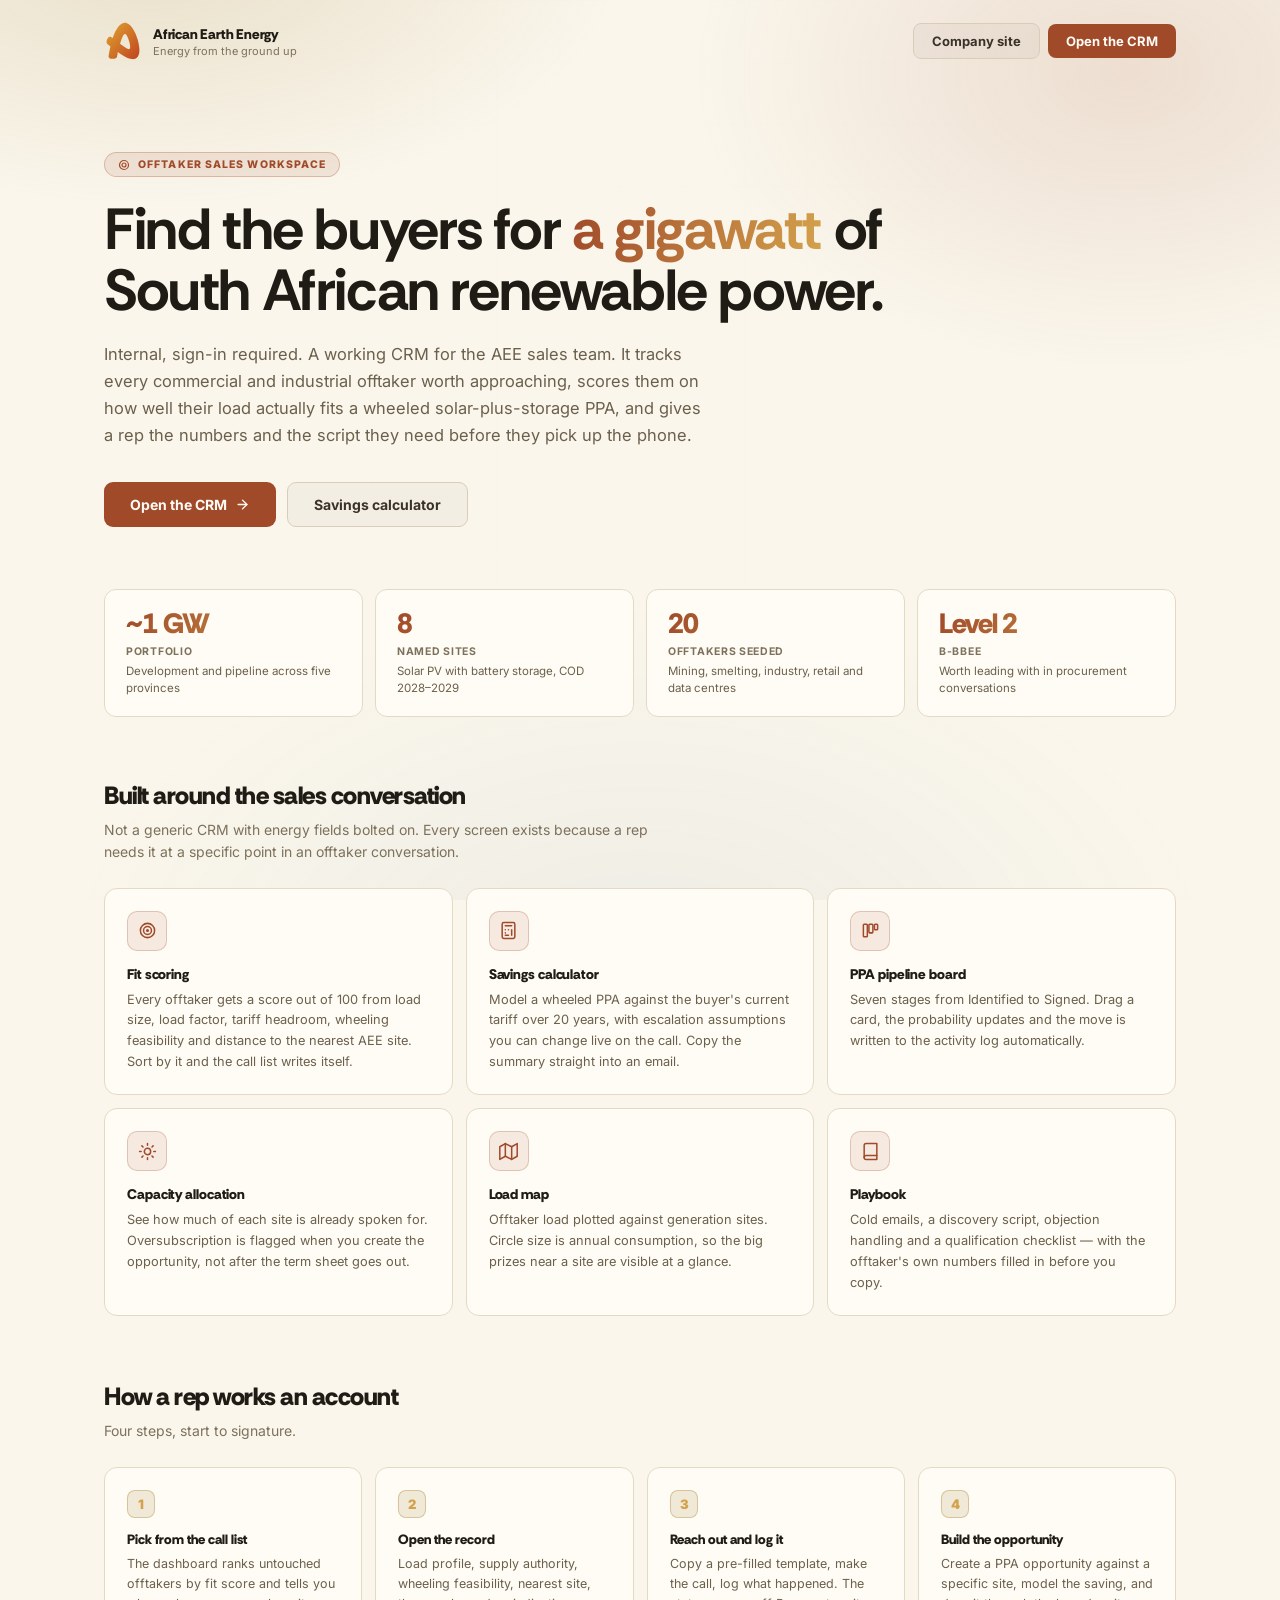
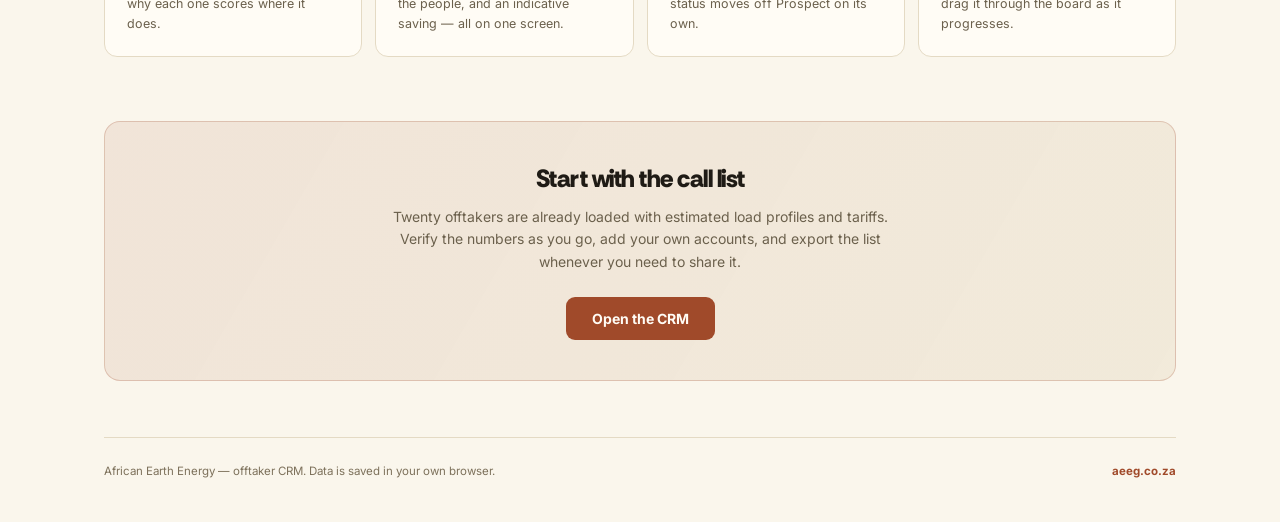
<file: landing.html>
<!DOCTYPE html>
<html lang="en">
<head>
<meta charset="UTF-8">
<!-- The site lives on workers.dev; a github.io copy moves there at once, same page. -->
<script>if (/\.github\.io$/.test(location.hostname)) location.replace('https://african-earth-energy-crm.dinov.workers.dev' + location.pathname.replace(/^\/african-earth-energy-crm/, '') + location.search + location.hash);</script>
<meta name="viewport" content="width=device-width, initial-scale=1.0">
<title>African Earth Energy — Offtaker CRM</title>
<meta name="description" content="Sales workspace for the African Earth Energy offtaker pipeline.">
<link rel="preconnect" href="https://fonts.googleapis.com">
<link rel="preconnect" href="https://fonts.gstatic.com" crossorigin>
<link href="https://fonts.googleapis.com/css2?family=Inter:wght@400;500;600;700;800&family=Rethink+Sans:wght@500;600;700;800&display=swap" rel="stylesheet">
<style>
*,*::before,*::after{box-sizing:border-box;margin:0;padding:0}
:root{
  /* surfaces and ink */
  --bg:#FAF6EC; --bg2:#F3ECDA; --bg3:#F1E9D3;
  --card:#FFFCF5; --card2:#FFFCF5; --surface:#F7F0DE;
  --fg:#1F1B15; --text:#3A3226; --text2:#1F1B15;
  --muted:#7D715B; --muted2:#6B604C;
  --border:#E4DAC4; --border2:#D8CDB6;
  /* brand */
  --earth:#1F1410; --on-earth:#EDE3CD;
  --laterite:#A04A2A; --voltage:#D4A24C; --highveld:#9E8A3C; --grass:#B89968;
  --mark:linear-gradient(135deg,#E0A530,#C04420);
  --accent:var(--laterite); --accent2:var(--voltage); --primary:var(--laterite);
  --on-accent:#FFFCF5;
  /* status hues, used as text colour; fills are tinted mixes of the same token */
  --c-green:#6F7A2E; --c-amber:#946A12; --c-red:#B3361F; --c-blue:#3F6F82;
  --c-purple:#7A5390; --c-pink:#A8466A; --c-teal:#3F7D6E; --c-slate:#6B604C;
  --success:var(--c-green); --warn:var(--c-amber); --danger:var(--c-red); --info:var(--c-blue);
  --solar:var(--voltage); --wind:var(--c-blue); --bess:var(--c-purple);
  --f-display:"Rethink Sans",system-ui,-apple-system,"Segoe UI",sans-serif;
  --f-body:"Inter",system-ui,-apple-system,"Segoe UI",sans-serif;
  --sw:242px; --card-radius:10px;
  color-scheme:light;
}
@media (prefers-color-scheme: dark){:root:not([data-theme="light"]){
  --bg:#17100C; --bg2:#120C09; --bg3:#2B2019;
  --card:#201712; --card2:#261C16; --surface:#2B2019;
  --fg:#EDE3CD; --text:#D8CDB6; --text2:#EDE3CD;
  --muted:#8C7E64; --muted2:#B5A68A;
  --border:#33271E; --border2:#443428;
  --earth:#0E0907; --on-earth:#EDE3CD;
  --laterite:#D26C45; --voltage:#E2B45E; --highveld:#B9A458; --grass:#C9AC7C;
  --on-accent:#1F1410;
  --c-green:#B9C066; --c-amber:#E2B45E; --c-red:#EE8670; --c-blue:#86B6C8;
  --c-purple:#BE9AD0; --c-pink:#E3949F; --c-teal:#86C4B0; --c-slate:#B5A68A;
  color-scheme:dark}}
:root[data-theme="dark"]{
  --bg:#17100C; --bg2:#120C09; --bg3:#2B2019;
  --card:#201712; --card2:#261C16; --surface:#2B2019;
  --fg:#EDE3CD; --text:#D8CDB6; --text2:#EDE3CD;
  --muted:#8C7E64; --muted2:#B5A68A;
  --border:#33271E; --border2:#443428;
  --earth:#0E0907; --on-earth:#EDE3CD;
  --laterite:#D26C45; --voltage:#E2B45E; --highveld:#B9A458; --grass:#C9AC7C;
  --on-accent:#1F1410;
  --c-green:#B9C066; --c-amber:#E2B45E; --c-red:#EE8670; --c-blue:#86B6C8;
  --c-purple:#BE9AD0; --c-pink:#E3949F; --c-teal:#86C4B0; --c-slate:#B5A68A;
  color-scheme:dark}
h1,h2,h3,h4,.metric-v{font-family:var(--f-display)}
body{font-family:var(--f-body);background:var(--bg);color:var(--text);
  -webkit-font-smoothing:antialiased;overflow-x:hidden;min-height:100vh}
a{text-decoration:none;color:inherit}

/* atmospheric wash — solar gold over earth green */
body::before{content:'';position:fixed;inset:0;pointer-events:none;z-index:0;
  background:
    radial-gradient(760px 420px at 12% -6%, color-mix(in srgb,var(--c-amber) 16%,transparent), transparent 62%),
    radial-gradient(700px 480px at 88% 8%, color-mix(in srgb,var(--accent) 14%,transparent), transparent 62%),
    radial-gradient(900px 600px at 50% 110%, color-mix(in srgb,var(--c-blue) 7%,transparent), transparent 65%);}
body::after{content:'';position:fixed;inset:0;pointer-events:none;z-index:0;opacity:.35;
  background-image:linear-gradient(color-mix(in srgb,var(--fg) 2%,transparent) 1px,transparent 1px),
                   linear-gradient(90deg,color-mix(in srgb,var(--fg) 2%,transparent) 1px,transparent 1px);
  background-size:62px 62px;
  mask-image:radial-gradient(circle at 50% 30%, #000 0%, transparent 78%);}

.wrap{position:relative;z-index:1;max-width:1120px;margin:0 auto;padding:0 24px}

header{padding:22px 0;display:flex;align-items:center;justify-content:space-between;gap:16px}
.brand{display:flex;align-items:center;gap:11px}
.brand-mark{width:38px;height:38px;display:flex;align-items:center;justify-content:center}
.brand h1{font-size:14px;font-weight:800;color:var(--text2);letter-spacing:-.2px}
.brand p{font-size:11px;color:var(--muted);margin-top:1px}
.hlinks{display:flex;gap:8px;align-items:center}

.btn{padding:9px 18px;border-radius:8px;border:none;cursor:pointer;font-size:13px;font-weight:700;
  display:inline-flex;align-items:center;gap:8px;transition:all .18s;font-family:inherit}
.btn-primary{background:var(--accent);color:var(--on-accent)}
.btn-primary:hover{background:color-mix(in srgb,var(--accent) 86%,#000);transform:translateY(-1px);box-shadow:0 8px 24px color-mix(in srgb,var(--accent) 24%,transparent)}
.btn-outline{background:color-mix(in srgb,var(--fg) 3%,transparent);border:1px solid var(--border2);color:var(--text)}
.btn-outline:hover{border-color:color-mix(in srgb,var(--fg) 26%,transparent);color:var(--text2)}
.btn-lg{padding:13px 26px;font-size:14px;border-radius:9px}

.hero{padding:70px 0 54px;max-width:820px}
.eyebrow{display:inline-flex;align-items:center;gap:8px;font-size:10.5px;font-weight:800;letter-spacing:1.1px;
  text-transform:uppercase;color:var(--accent);background:color-mix(in srgb,var(--accent) 10%,transparent);border:1px solid color-mix(in srgb,var(--accent) 28%,transparent);
  padding:5px 13px;border-radius:99px;margin-bottom:22px}
.hero h2{font-size:clamp(34px,5.4vw,58px);font-weight:700;line-height:1.05;letter-spacing:-1.4px;color:var(--text2)}
.hero h2 em{font-style:normal;background:linear-gradient(100deg,var(--accent),var(--accent2));
  -webkit-background-clip:text;background-clip:text;color:transparent}
.hero p{font-size:16.5px;line-height:1.65;color:var(--muted2);margin-top:20px;max-width:60ch}
.hero-cta{display:flex;gap:11px;margin-top:32px;flex-wrap:wrap}

.metrics{display:grid;grid-template-columns:repeat(auto-fit,minmax(168px,1fr));gap:12px;margin:8px 0 62px}
.metric{background:var(--card);border:1px solid var(--border);border-radius:12px;padding:19px 21px;backdrop-filter:blur(8px)}
.metric-v{font-size:28px;font-weight:900;color:var(--text2);line-height:1.1;letter-spacing:-.8px;
  background:linear-gradient(120deg,var(--accent),var(--accent2));-webkit-background-clip:text;background-clip:text;color:transparent}
.metric-l{font-size:10.5px;color:var(--muted);font-weight:700;letter-spacing:.7px;text-transform:uppercase;margin-top:6px}
.metric-s{font-size:11.5px;color:var(--muted2);margin-top:5px;line-height:1.45}

.section-head{margin-bottom:24px}
.section-head h3{font-size:25px;font-weight:800;color:var(--text2);letter-spacing:-.5px}
.section-head p{font-size:14px;color:var(--muted);margin-top:7px;max-width:62ch;line-height:1.6}

.features{display:grid;grid-template-columns:repeat(auto-fit,minmax(272px,1fr));gap:13px;margin-bottom:64px}
.feature{background:var(--card);border:1px solid var(--border);border-radius:13px;padding:22px;
  backdrop-filter:blur(8px);transition:all .22s;position:relative;overflow:hidden}
.feature::after{content:'';position:absolute;top:0;left:0;right:0;height:2px;
  background:linear-gradient(90deg,var(--accent),transparent);opacity:0;transition:opacity .22s}
.feature:hover{border-color:var(--border2);transform:translateY(-3px)}
.feature:hover::after{opacity:1}
.feature-ic{width:40px;height:40px;border-radius:10px;display:flex;align-items:center;justify-content:center;
  background:color-mix(in srgb,var(--accent) 10%,transparent);border:1px solid color-mix(in srgb,var(--accent) 24%,transparent);color:var(--accent);margin-bottom:14px}
.feature h4{font-size:14px;font-weight:800;color:var(--text2);margin-bottom:7px;letter-spacing:-.1px}
.feature p{font-size:12.8px;color:var(--muted2);line-height:1.62}

.steps{display:grid;grid-template-columns:repeat(auto-fit,minmax(230px,1fr));gap:13px;margin-bottom:64px}
.step{background:var(--card);border:1px solid var(--border);border-radius:13px;padding:22px;backdrop-filter:blur(8px)}
.step-n{width:28px;height:28px;border-radius:8px;background:color-mix(in srgb,var(--c-amber) 13%,transparent);border:1px solid color-mix(in srgb,var(--c-amber) 30%,transparent);
  color:var(--accent2);font-weight:900;font-size:13px;display:flex;align-items:center;justify-content:center;margin-bottom:13px}
.step h4{font-size:13.5px;font-weight:800;color:var(--text2);margin-bottom:6px}
.step p{font-size:12.5px;color:var(--muted2);line-height:1.6}

.cta-band{background:linear-gradient(120deg,color-mix(in srgb,var(--accent) 10%,transparent),color-mix(in srgb,var(--c-amber) 8%,transparent));
  border:1px solid color-mix(in srgb,var(--accent) 24%,transparent);border-radius:16px;padding:40px;text-align:center;margin-bottom:56px}
.cta-band h3{font-size:25px;font-weight:900;color:var(--text2);letter-spacing:-.5px}
.cta-band p{font-size:14px;color:var(--muted2);margin:11px auto 24px;max-width:56ch;line-height:1.6}

footer{border-top:1px solid var(--border);padding:26px 0 44px;display:flex;align-items:center;
  justify-content:space-between;gap:16px;flex-wrap:wrap;font-size:11.5px;color:var(--muted)}

@media(max-width:640px){
  .hero{padding:46px 0 36px}
  .cta-band{padding:30px 20px}
  header{flex-wrap:wrap}
}
</style>
</head>
<body>
<svg width="0" height="0" style="position:absolute" aria-hidden="true" focusable="false"><defs><linearGradient id="aeeg-mk" x1="0" y1="0" x2="1" y2="1"><stop offset="0" stop-color="#E0A530"/><stop offset="1" stop-color="#C04420"/></linearGradient><symbol id="aeeg-mark" viewBox="0 0 44 44"><path d="M40.31,25.98c-.35-1.9-.79-3.78-1.33-5.63-1.34-4.65-3.17-9.2-5.95-13.2-1.16-1.67-2.57-3.32-4.25-4.49-1.43-1-3.31-1.84-5.09-1.69-5.76.5-10.19,8.92-12.23,13.68-.53,1.23-1.02,2.63-1.49,3.89-1.07-.84-1.7-1.74-3.28-1.58-.75.07-1.52.6-1.95,1.22-1.02,1.45-1.92,3.35-1.73,5.17.18,1.67,1.25,2.38,2.4,3.39l2.02,1.76c-.67,2.68-1.19,5.42-1.68,8.14-.16.88-.46,2.08-.47,2.94,0,.57.13,1.14.43,1.64.39.65,1,1.13,1.74,1.31.67.16,4.14.15,4.89.01.46-.08.9-.25,1.29-.49.8-.49,1.37-1.29,1.57-2.21.04-.17.07-.35.09-.52.21-1.53.48-3.04.73-4.56.2.14.41.28.61.43,4.23,3,10.06,6.86,15.25,7.72.97.16,2.02.24,3,.07,1.73-.3,3.19-1.36,4.19-2.78.82-1.16,1.36-2.53,1.64-3.92.6-2.97.12-7.26-.4-10.27ZM30.04,30.75c-.17.31-.43.52-.77.61-1.02.28-2.43-.52-3.3-1.01-1.73-1.03-3.4-2.15-5.01-3.35-.77-.57-1.64-1.19-2.37-1.8.66-2.24,1.41-4.46,2.26-6.64.48-1.2,1.01-2.47,1.7-3.57.37-.59.77-1.04,1.46-1.2.31-.02.57.03.85.18,1.82,1,3.89,7.04,4.49,9.08.5,1.72,1.5,6.24.69,7.69Z"/></symbol></defs></svg>

<div class="wrap">

  <header>
    <div class="brand">
      <div class="brand-mark"><svg viewBox="0 0 44 44" width="38" height="38" aria-hidden="true"><use href="#aeeg-mark" fill="url(#aeeg-mk)"/></svg></div>
      <div><h1>African Earth Energy</h1><p>Energy from the ground up</p></div>
    </div>
    <div class="hlinks">
      <a class="btn btn-outline" href="https://www.aeeg.co.za/en" target="_blank" rel="noopener">Company site</a>
      <a class="btn btn-outline" id="signout-link" href="#" onclick="event.preventDefault();doSignOut()" style="display:none">Sign out</a>
      <a class="btn btn-primary" href="index.html?signin" data-crm>Open the CRM</a>
    </div>
  </header>

  <section class="hero">
    <div class="eyebrow">
      <svg xmlns="http://www.w3.org/2000/svg" viewBox="0 0 24 24" width="12" height="12" fill="none" stroke="currentColor" stroke-width="2.4" stroke-linecap="round"><circle cx="12" cy="12" r="9"/><circle cx="12" cy="12" r="4"/></svg>
      Offtaker sales workspace
    </div>
    <h2>Find the buyers for <em>a gigawatt</em> of South African renewable power.</h2>
    <p>
      Internal, sign-in required. A working CRM for the AEE sales team. It tracks every commercial and industrial
      offtaker worth approaching, scores them on how well their load actually fits a
      wheeled solar-plus-storage PPA, and gives a rep the numbers and the script they
      need before they pick up the phone.
    </p>
    <div class="hero-cta">
      <a class="btn btn-primary btn-lg" href="index.html?signin" data-crm>
        Open the CRM
        <svg xmlns="http://www.w3.org/2000/svg" viewBox="0 0 24 24" width="15" height="15" fill="none" stroke="currentColor" stroke-width="2.2" stroke-linecap="round" stroke-linejoin="round"><line x1="5" y1="12" x2="19" y2="12"/><polyline points="12 5 19 12 12 19"/></svg>
      </a>
      <a class="btn btn-outline btn-lg" href="index.html?view=calculator&amp;signin">Savings calculator</a>
    </div>
  </section>

  <div class="metrics">
    <div class="metric"><div class="metric-v">~1 GW</div><div class="metric-l">Portfolio</div>
      <div class="metric-s">Development and pipeline across five provinces</div></div>
    <div class="metric"><div class="metric-v">8</div><div class="metric-l">Named sites</div>
      <div class="metric-s">Solar PV with battery storage, COD 2028–2029</div></div>
    <div class="metric"><div class="metric-v">20</div><div class="metric-l">Offtakers seeded</div>
      <div class="metric-s">Mining, smelting, industry, retail and data centres</div></div>
    <div class="metric"><div class="metric-v">Level 2</div><div class="metric-l">B-BBEE</div>
      <div class="metric-s">Worth leading with in procurement conversations</div></div>
  </div>

  <div class="section-head">
    <h3>Built around the sales conversation</h3>
    <p>Not a generic CRM with energy fields bolted on. Every screen exists because a rep needs it at a specific point in an offtaker conversation.</p>
  </div>

  <div class="features">
    <div class="feature">
      <div class="feature-ic"><svg xmlns="http://www.w3.org/2000/svg" viewBox="0 0 24 24" width="19" height="19" fill="none" stroke="currentColor" stroke-width="1.9" stroke-linecap="round" stroke-linejoin="round"><circle cx="12" cy="12" r="9"/><circle cx="12" cy="12" r="5"/><circle cx="12" cy="12" r="1"/></svg></div>
      <h4>Fit scoring</h4>
      <p>Every offtaker gets a score out of 100 from load size, load factor, tariff headroom, wheeling feasibility and distance to the nearest AEE site. Sort by it and the call list writes itself.</p>
    </div>
    <div class="feature">
      <div class="feature-ic"><svg xmlns="http://www.w3.org/2000/svg" viewBox="0 0 24 24" width="19" height="19" fill="none" stroke="currentColor" stroke-width="1.9" stroke-linecap="round" stroke-linejoin="round"><rect x="4" y="2" width="16" height="20" rx="2"/><line x1="8" y1="6" x2="16" y2="6"/><line x1="8" y1="11" x2="8" y2="11"/><line x1="12" y1="11" x2="12" y2="11"/><line x1="16" y1="11" x2="16" y2="18"/><line x1="8" y1="15" x2="8" y2="15"/><line x1="8" y1="18" x2="12" y2="18"/></svg></div>
      <h4>Savings calculator</h4>
      <p>Model a wheeled PPA against the buyer's current tariff over 20 years, with escalation assumptions you can change live on the call. Copy the summary straight into an email.</p>
    </div>
    <div class="feature">
      <div class="feature-ic"><svg xmlns="http://www.w3.org/2000/svg" viewBox="0 0 24 24" width="19" height="19" fill="none" stroke="currentColor" stroke-width="1.9" stroke-linecap="round" stroke-linejoin="round"><rect x="3" y="4" width="5" height="16" rx="1"/><rect x="10" y="4" width="5" height="11" rx="1"/><rect x="17" y="4" width="4" height="7" rx="1"/></svg></div>
      <h4>PPA pipeline board</h4>
      <p>Seven stages from Identified to Signed. Drag a card, the probability updates and the move is written to the activity log automatically.</p>
    </div>
    <div class="feature">
      <div class="feature-ic"><svg xmlns="http://www.w3.org/2000/svg" viewBox="0 0 24 24" width="19" height="19" fill="none" stroke="currentColor" stroke-width="1.9" stroke-linecap="round" stroke-linejoin="round"><circle cx="12" cy="12" r="4"/><path d="M12 2v2M12 20v2M4.93 4.93l1.41 1.41M17.66 17.66l1.41 1.41M2 12h2M20 12h2M6.34 17.66l-1.41 1.41M19.07 4.93l-1.41 1.41"/></svg></div>
      <h4>Capacity allocation</h4>
      <p>See how much of each site is already spoken for. Oversubscription is flagged when you create the opportunity, not after the term sheet goes out.</p>
    </div>
    <div class="feature">
      <div class="feature-ic"><svg xmlns="http://www.w3.org/2000/svg" viewBox="0 0 24 24" width="19" height="19" fill="none" stroke="currentColor" stroke-width="1.9" stroke-linecap="round" stroke-linejoin="round"><polygon points="1 6 1 22 8 18 16 22 23 18 23 2 16 6 8 2 1 6"/><line x1="8" y1="2" x2="8" y2="18"/><line x1="16" y1="6" x2="16" y2="22"/></svg></div>
      <h4>Load map</h4>
      <p>Offtaker load plotted against generation sites. Circle size is annual consumption, so the big prizes near a site are visible at a glance.</p>
    </div>
    <div class="feature">
      <div class="feature-ic"><svg xmlns="http://www.w3.org/2000/svg" viewBox="0 0 24 24" width="19" height="19" fill="none" stroke="currentColor" stroke-width="1.9" stroke-linecap="round" stroke-linejoin="round"><path d="M4 19.5A2.5 2.5 0 0 1 6.5 17H20"/><path d="M6.5 2H20v20H6.5A2.5 2.5 0 0 1 4 19.5v-15A2.5 2.5 0 0 1 6.5 2z"/></svg></div>
      <h4>Playbook</h4>
      <p>Cold emails, a discovery script, objection handling and a qualification checklist — with the offtaker's own numbers filled in before you copy.</p>
    </div>
  </div>

  <div class="section-head">
    <h3>How a rep works an account</h3>
    <p>Four steps, start to signature.</p>
  </div>

  <div class="steps">
    <div class="step"><div class="step-n">1</div><h4>Pick from the call list</h4>
      <p>The dashboard ranks untouched offtakers by fit score and tells you why each one scores where it does.</p></div>
    <div class="step"><div class="step-n">2</div><h4>Open the record</h4>
      <p>Load profile, supply authority, wheeling feasibility, nearest site, the people, and an indicative saving — all on one screen.</p></div>
    <div class="step"><div class="step-n">3</div><h4>Reach out and log it</h4>
      <p>Copy a pre-filled template, make the call, log what happened. The status moves off Prospect on its own.</p></div>
    <div class="step"><div class="step-n">4</div><h4>Build the opportunity</h4>
      <p>Create a PPA opportunity against a specific site, model the saving, and drag it through the board as it progresses.</p></div>
  </div>

  <div class="cta-band">
    <h3>Start with the call list</h3>
    <p>Twenty offtakers are already loaded with estimated load profiles and tariffs. Verify the numbers as you go, add your own accounts, and export the list whenever you need to share it.</p>
    <a class="btn btn-primary btn-lg" href="index.html?signin" data-crm>Open the CRM</a>
  </div>

<footer>
    <div>African Earth Energy — offtaker CRM. Data is saved in your own browser.</div>
    <div><a href="https://www.aeeg.co.za/en" target="_blank" rel="noopener" style="color:var(--accent);font-weight:700">aeeg.co.za</a></div>
  </footer>

</div>
<script>
/* ═══════════════════════════════════════════════════════════════
   The overview page is open to everyone: it is what a visitor sees
   before signing in, and its copy holds nothing that is not already
   on aeeg.co.za. The real wall is on the data: every table is behind
   Row Level Security and returns nothing without a signed-in account
   holding a role.

   Signing in happens in the CRM, whose form records the sign-in for
   the Change log; "Open the CRM" goes there. A visitor the CRM sent
   here arrives with ?next=, where they were headed, and the button
   takes them back to it.
   ═══════════════════════════════════════════════════════════════ */
(function () {
  var SUPA_URL = 'https://pkzfazjtpswqjmnzzrgt.supabase.co';
  var SUPA_KEY = 'sb_publishable_jqCjOPRXZEIKjgNDVsL3uw_ldx-I-tO';
  var client = null;

  function crmHref(extra) {
    var p = new URLSearchParams(extra || '');
    p.set('signin', '');
    return 'index.html?' + p.toString().replace(/signin=(&|$)/, 'signin$1');
  }
  var next = new URLSearchParams(location.search).get('next');
  if (next) document.querySelectorAll('a[data-crm]').forEach(function (a) { a.href = crmHref(next); });

  async function init() {
    if (client) return client;
    var mod = await import('https://esm.sh/@supabase/supabase-js@2');
    client = mod.createClient(SUPA_URL, SUPA_KEY, {
      auth: { persistSession: true, autoRefreshToken: true, storageKey: 'aee-crm-auth' },
    });
    return client;
  }

  window.doSignOut = async function () {
    await init();
    await client.auth.signOut();
    location.reload();
  };

  (async function () {
    try {
      await init();
      var res = await client.auth.getSession();
      if (res.data && res.data.session) {
        var out = document.getElementById('signout-link');
        if (out) out.style.display = '';
      }
    } catch (err) { /* signed out as far as this page can tell; nothing is hidden */ }
  })();
})();
</script>
</body>
</html>
</file>
